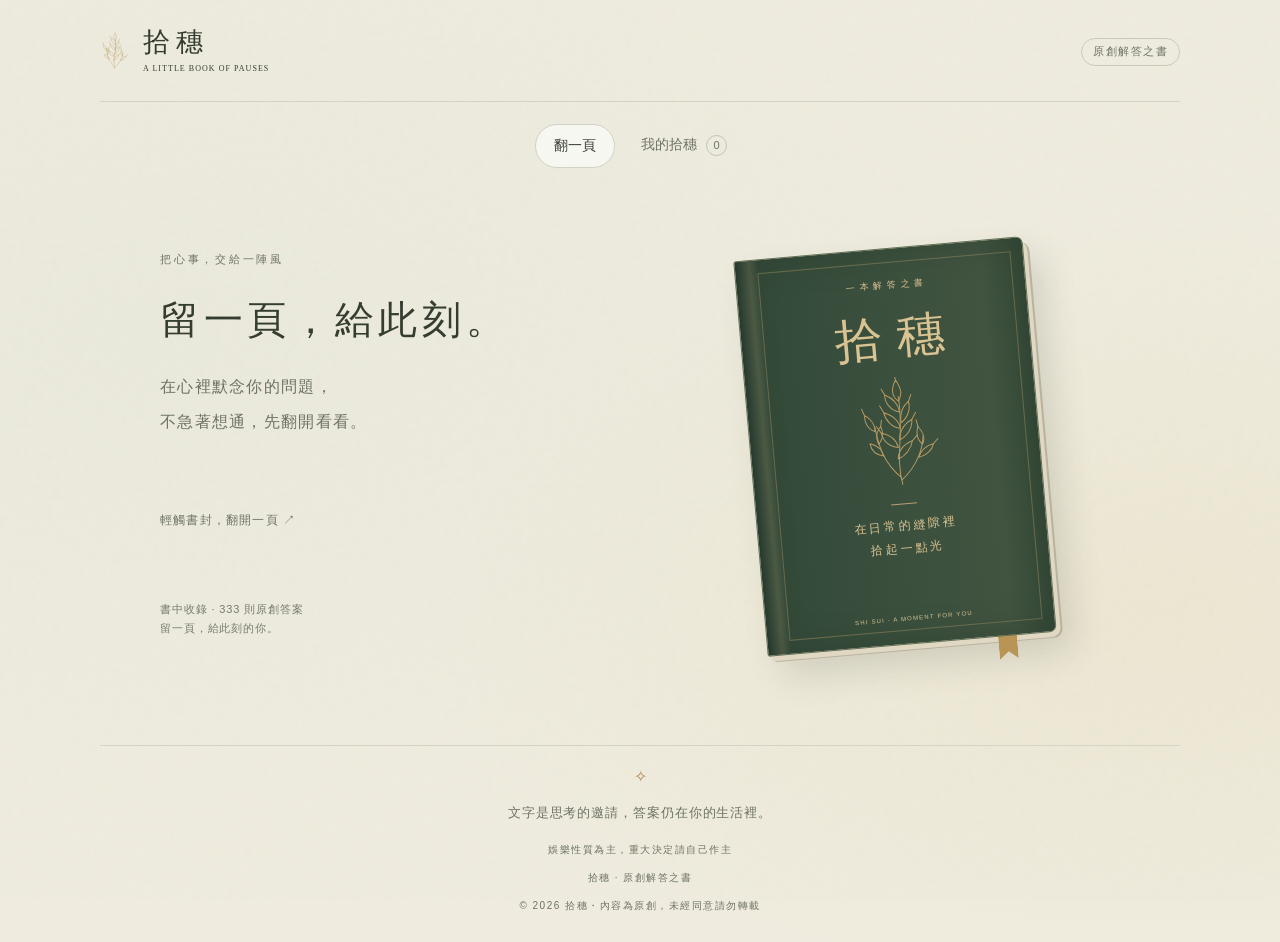
<file: index.html>
<!doctype html>
<html lang="zh-Hant-TW"><head><meta charset="utf-8"><meta name="viewport" content="width=device-width,initial-scale=1,viewport-fit=cover"><meta name="theme-color" content="#efecdf"><meta name="description" content="拾穗，一本留給此刻的解答之書。"><title>拾穗｜留一頁，給此刻</title><link rel="icon" href="wheat.svg" type="image/svg+xml"><link rel="stylesheet" href="style.css?v=1.0.0"><script defer src="engine.js"></script><script defer src="app.js?v=1.0.0"></script></head>
<body>
<header><a class="brand" href="#read" aria-label="拾穗首頁"><img src="wheat.svg" alt="" width="29" height="42"><span>拾穗<small>A LITTLE BOOK OF PAUSES</small></span></a><span class="edition">原創解答之書</span></header>
<nav aria-label="主要導覽"><a href="#read" id="nav-read" aria-current="page">翻一頁</a><a href="#saved" id="nav-saved">我的拾穗 <span id="saved-count">0</span></a></nav>
<main id="main">
<section id="read-view" aria-labelledby="intro-title">
<div class="intro"><span class="eyebrow">把心事，交給一陣風</span><h1 id="intro-title">留一頁，給此刻。</h1><p>在心裡默念你的問題，<br>不急著想通，先翻開看看。</p></div>
<div id="load-error" class="notice" role="alert" hidden><p id="error-text"></p><button id="retry" class="text-button">重新讀取答案</button></div>
<div class="book-stage">
<button id="book" class="book" aria-label="翻開拾穗，隨機閱讀一頁" disabled><span class="cover"><span class="book-top">一 本 解 答 之 書</span><span class="book-title">拾穗</span><img src="wheat.svg" class="cover-wheat" alt=""><span class="book-rule"></span><span class="book-sub">在日常的縫隙裡<br>拾起一點光</span><span class="book-bottom">SHI SUI · A MOMENT FOR YOU</span></span><span class="ribbon" aria-hidden="true"></span></button>
<article id="page" class="page" hidden aria-labelledby="answer"><div class="page-top"><span>拾穗 · 此刻的一頁</span><span id="page-number"></span></div><div class="answer-body"><img src="wheat.svg" alt="" class="page-wheat"><h2 id="answer" tabindex="-1"></h2><p class="whisper">先讀這一句，也留意心裡的回聲。</p></div><button id="expand" class="expand" aria-expanded="false" aria-controls="reflection">展開哲理 <span aria-hidden="true">＋</span></button><div id="reflection" class="reflection" hidden></div><div class="page-actions"><button id="favorite" class="save-button" aria-pressed="false">收藏這一頁</button><button id="again" class="primary">再次翻頁 <span aria-hidden="true">↗</span></button></div><span class="page-fold" aria-hidden="true"></span></article>
</div><p id="book-hint" class="hint">正在整理書頁…</p><p class="sample-label">書中收錄 · <span id="data-count">—</span> 則原創答案<br><small>留一頁，給此刻的你。</small></p>
</section>
<section id="saved-view" hidden aria-labelledby="saved-title"><div class="intro"><span class="eyebrow">那些想留下的話</span><h1 id="saved-title" tabindex="-1">我的拾穗</h1><p>有些句子，值得再讀一次。</p></div><p class="storage-note">收藏只存在這個瀏覽器；清除網站資料會使收藏遺失。<br>收藏會保留當時的文字，不隨答案庫更新而改寫。</p><div id="saved-list"></div></section>
</main>
<footer><span class="footer-grain" aria-hidden="true">✧</span><p>文字是思考的邀請，答案仍在你的生活裡。</p><small>娛樂性質為主，重大決定請自己作主</small><br><small>拾穗 · 原創解答之書</small><small id="usage" class="usage" hidden></small><small class="copyright">© 2026 拾穗・內容為原創，未經同意請勿轉載</small></footer>
<div id="status" class="toast" role="status" aria-live="polite"></div><noscript>請啟用 JavaScript，才能翻頁與使用本機收藏。</noscript>
<script data-goatcounter="https://imqingstone.goatcounter.com/count" async src="https://gc.zgo.at/count.js"></script>
</body></html>
</file>
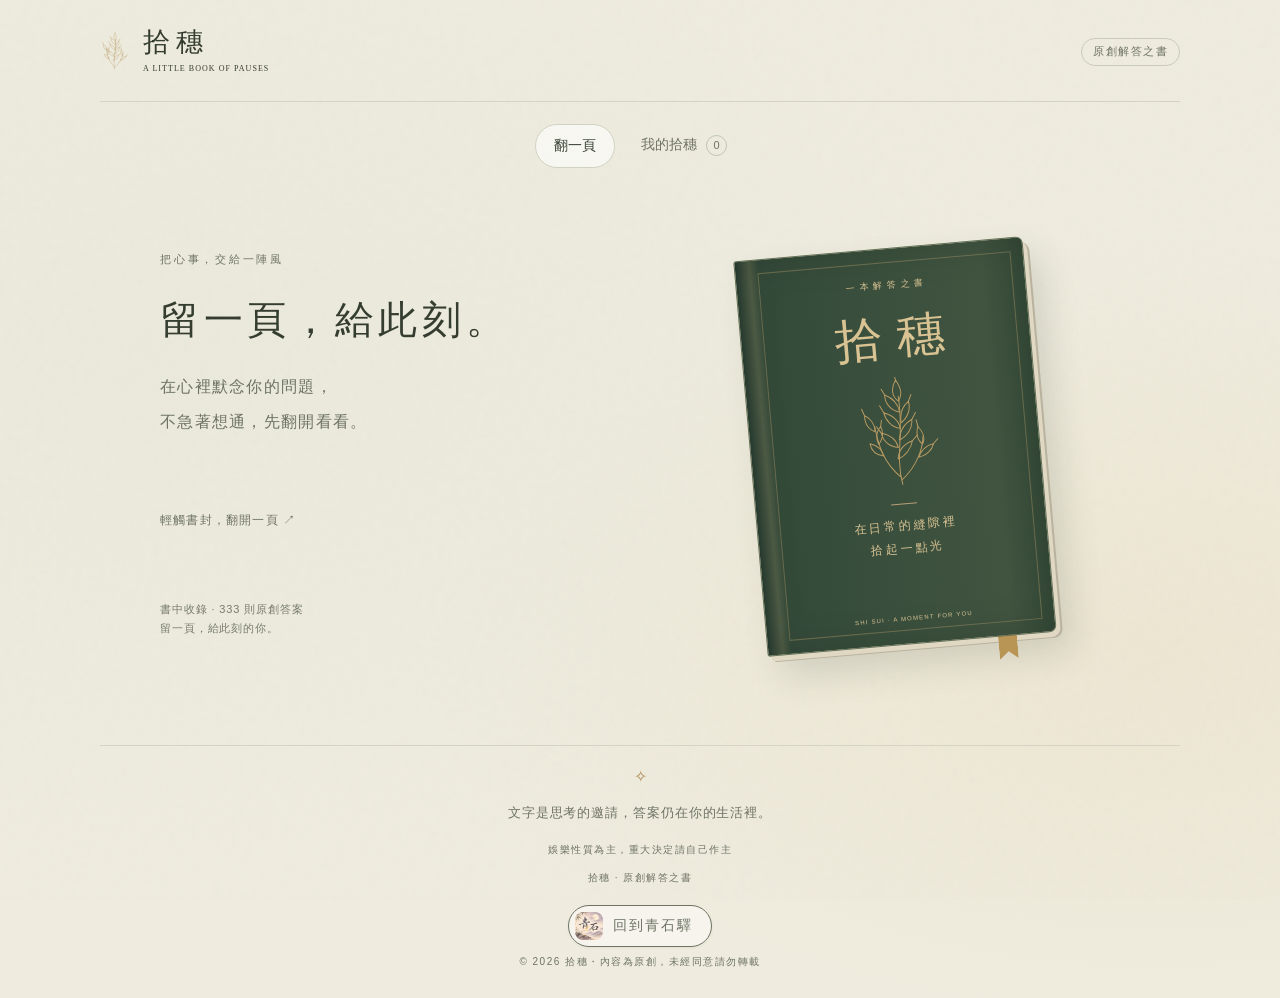
<file: docs/index.html>
<!doctype html>
<html lang="zh-Hant-TW"><head><meta charset="utf-8"><meta name="format-detection" content="telephone=no"><meta name="viewport" content="width=device-width,initial-scale=1,viewport-fit=cover"><meta name="theme-color" content="#efecdf"><meta name="description" content="拾穗，一本留給此刻的解答之書。"><title>拾穗｜留一頁，給此刻</title><link rel="icon" href="wheat.svg" type="image/svg+xml"><link rel="stylesheet" href="style.css?v=1.0.0"><script defer src="engine.js"></script><script defer src="app.js?v=1.0.0"></script><link rel="apple-touch-icon" href="apple-touch-icon.png"><meta name="apple-mobile-web-app-title" content="拾穗"></head>
<body>
<header><a class="brand" href="#read" aria-label="拾穗首頁"><img src="wheat.svg" alt="" width="29" height="42"><span>拾穗<small>A LITTLE BOOK OF PAUSES</small></span></a><span class="edition">原創解答之書</span></header>
<nav aria-label="主要導覽"><a href="#read" id="nav-read" aria-current="page">翻一頁</a><a href="#saved" id="nav-saved">我的拾穗 <span id="saved-count">0</span></a></nav>
<main id="main">
<section id="read-view" aria-labelledby="intro-title">
<div class="intro"><span class="eyebrow">把心事，交給一陣風</span><h1 id="intro-title">留一頁，給此刻。</h1><p>在心裡默念你的問題，<br>不急著想通，先翻開看看。</p></div>
<div id="load-error" class="notice" role="alert" hidden><p id="error-text"></p><button id="retry" class="text-button">重新讀取答案</button></div>
<div class="book-stage">
<button id="book" class="book" aria-label="翻開拾穗，隨機閱讀一頁" disabled><span class="cover"><span class="book-top">一 本 解 答 之 書</span><span class="book-title">拾穗</span><img src="wheat.svg" class="cover-wheat" alt=""><span class="book-rule"></span><span class="book-sub">在日常的縫隙裡<br>拾起一點光</span><span class="book-bottom">SHI SUI · A MOMENT FOR YOU</span></span><span class="ribbon" aria-hidden="true"></span></button>
<article id="page" class="page" hidden aria-labelledby="answer"><div class="page-top"><span>拾穗 · 此刻的一頁</span><span id="page-number"></span></div><div class="answer-body"><img src="wheat.svg" alt="" class="page-wheat"><h2 id="answer" tabindex="-1"></h2><p class="whisper">先讀這一句，也留意心裡的回聲。</p></div><button id="expand" class="expand" aria-expanded="false" aria-controls="reflection">展開哲理 <span aria-hidden="true">＋</span></button><div id="reflection" class="reflection" hidden></div><div class="page-actions"><button id="favorite" class="save-button" aria-pressed="false">收藏這一頁</button><button id="again" class="primary">再次翻頁 <span aria-hidden="true">↗</span></button></div><span class="page-fold" aria-hidden="true"></span></article>
</div><p id="book-hint" class="hint">正在整理書頁…</p><p class="sample-label">書中收錄 · <span id="data-count">—</span> 則原創答案<br><small>留一頁，給此刻的你。</small></p>
</section>
<section id="saved-view" hidden aria-labelledby="saved-title"><div class="intro"><span class="eyebrow">那些想留下的話</span><h1 id="saved-title" tabindex="-1">我的拾穗</h1><p>有些句子，值得再讀一次。</p></div><p class="storage-note">收藏只存在這個瀏覽器；清除網站資料會使收藏遺失。<br>收藏會保留當時的文字，不隨答案庫更新而改寫。</p><div id="saved-list"></div></section>
</main>
<footer><span class="footer-grain" aria-hidden="true">✧</span><p>文字是思考的邀請，答案仍在你的生活裡。</p><small>娛樂性質為主，重大決定請自己作主</small><br><small>拾穗 · 原創解答之書</small><small id="usage" class="usage" hidden></small><a class="home-link" href="https://imqingstone.github.io/"><img src="qingstone.png" alt="" width="28" height="28"><span>回到青石驛</span></a><small class="copyright">© 2026 拾穗・內容為原創，未經同意請勿轉載</small></footer>
<div id="status" class="toast" role="status" aria-live="polite"></div><noscript>請啟用 JavaScript，才能翻頁與使用本機收藏。</noscript>
<script data-goatcounter="https://imqingstone.goatcounter.com/count" async src="https://gc.zgo.at/count.js"></script>
</body></html>
</file>
<file: style.css>
:root{--paper:#efecdf;--ink:#343d30;--muted:#6e7364;--olive:#394a3b;--gold:#ab8951;--line:#d4d3c4;--white:#fbf9f1;color-scheme:light}*{box-sizing:border-box}body{margin:0;background:radial-gradient(ellipse at 12% 36%,#dfe4d550,transparent 55%),radial-gradient(ellipse at 90% 65%,#e6d7ad40,transparent 45%),var(--paper);color:var(--ink);font-family:-apple-system,BlinkMacSystemFont,"PingFang TC","Microsoft JhengHei",sans-serif;font-size:16px;line-height:1.8;-webkit-text-size-adjust:100%;min-height:100vh;min-height:100svh;padding:0 max(20px,env(safe-area-inset-right)) env(safe-area-inset-bottom) max(20px,env(safe-area-inset-left))}body:before{content:"";position:fixed;inset:0;pointer-events:none;opacity:.15;background-image:url("data:image/svg+xml,%3Csvg viewBox='0 0 180 180' xmlns='http://www.w3.org/2000/svg'%3E%3Cfilter id='n'%3E%3CfeTurbulence type='fractalNoise' baseFrequency='.65' numOctaves='3' stitchTiles='stitch'/%3E%3C/filter%3E%3Cpath fill='%236c654d' filter='url(%23n)' opacity='.2' d='M0 0h180v180H0z'/%3E%3C/svg%3E")}header{max-width:1080px;margin:auto;display:flex;justify-content:space-between;align-items:center;padding:25px 0 23px;border-bottom:1px solid var(--line);position:relative}.brand{display:flex;align-items:center;gap:14px;text-decoration:none;color:var(--ink)}.brand>span{font-family:"Songti TC","Noto Serif TC",serif;font-size:27px;letter-spacing:.23em;line-height:1.3}.brand small{display:block;font:8px/2.3 Georgia,serif;letter-spacing:.13em}.edition{font-size:11px;letter-spacing:.13em;color:var(--muted);border:1px solid #c9caba;padding:3px 11px;border-radius:20px}nav{display:flex;justify-content:center;gap:8px;margin:22px auto 0;position:relative}nav a{color:var(--muted);text-decoration:none;min-height:44px;padding:8px 18px;font-size:14px;border-radius:30px}nav a[aria-current="page"]{color:var(--ink);background:#fff9;border:1px solid #d0d2c4}#saved-count{font-size:11px;display:inline-grid;place-items:center;border:1px solid #bdc3b0;width:21px;height:21px;margin-left:5px;border-radius:50%}main{max-width:960px;margin:auto;position:relative}.intro{text-align:center;margin:40px 0 22px}.eyebrow{font-size:11px;letter-spacing:.25em;color:var(--muted)}h1{font-family:"Songti TC","Noto Serif TC",serif;font-size:clamp(29px,5vw,39px);font-weight:500;letter-spacing:.12em;margin:12px 0 14px}.intro p{font-size:14px;color:var(--muted);letter-spacing:.08em;margin:0}.book-stage{display:grid;place-items:center;perspective:1300px;padding:16px 0 22px;min-width:0}button{font:inherit;cursor:pointer;-webkit-tap-highlight-color:transparent;touch-action:manipulation}button:disabled{cursor:wait}button:focus-visible,a:focus-visible{outline:3px solid var(--gold);outline-offset:5px}.book{display:block;width:264px;height:360px;position:relative;border:0;padding:0;border-radius:3px 9px 9px 3px;background:#d7ceb6;box-shadow:4px 5px 0 #e0d8c3,6px 6px 0 #b8b29e,15px 20px 35px #343d3028;transform:rotate(-5deg);transition:transform .35s ease,box-shadow .35s ease;color:#d9c393;text-align:center;isolation:isolate}.cover{display:flex;align-items:center;flex-direction:column;height:100%;background:linear-gradient(90deg,#283d32 0%,#4f5d46 5%,#344a39 8%,#405440 85%,#354a38);border:1px solid #637158;border-radius:3px 7px 7px 3px;padding:24px 25px 19px 33px;box-shadow:inset 0 0 40px #0002;position:relative;z-index:1}.cover:after{content:"";position:absolute;inset:13px 12px 13px 22px;border:1px solid #b69e6b65;pointer-events:none}.book-top{font-size:9px;letter-spacing:.12em}.book-title{font-family:"Songti TC",serif;font-size:43px;font-weight:400;letter-spacing:.3em;padding-left:.3em;margin:9px 0 0;line-height:1.5}.cover-wheat{width:72px;height:98px;display:block;margin:3px auto 6px}.book-rule{width:26px;border-top:1px solid #b8a078;margin:5px auto 10px}.book-sub{font-family:"Songti TC",serif;font-size:12px;line-height:1.9;letter-spacing:.23em}.book-bottom{font-size:6px;letter-spacing:.2em;margin-top:auto;padding-top:10px}.ribbon{position:absolute;right:40px;top:98%;height:31px;width:19px;background:#b89455;clip-path:polygon(0 0,100% 0,100% 100%,50% 75%,0 100%);z-index:-1}.book:active{transform:rotate(-2deg) translateY(3px)}@media(hover:hover){.book:hover{transform:rotate(-2deg) translateY(-5px);box-shadow:4px 5px 0 #e0d8c3,6px 6px 0 #b8b29e,15px 26px 40px #343d3033}}.hint{text-align:center;color:var(--muted);font-size:12px;letter-spacing:.1em;margin:16px 0}.sample-label{text-align:center;font-size:11px;letter-spacing:.08em;color:#767b6c;margin-top:23px}.sample-label small{font-size:11px}footer{max-width:1080px;margin:40px auto 0;padding:17px 0 27px;border-top:1px solid var(--line);text-align:center;color:var(--muted);position:relative}footer p{font-family:"Songti TC",serif;font-size:13px;letter-spacing:.07em;margin:9px 0}footer small{font-size:10px;letter-spacing:.15em}.footer-grain{color:var(--gold)}.page{width:min(100%,540px);background:linear-gradient(90deg,#ddd8c44a,#fff9ed 5%,var(--white) 50%,#f1eddf);border:1px solid #d6cdb6;border-radius:3px 9px 9px 3px;padding:25px 30px 33px;box-shadow:3px 4px 0 #e8e2d0,5px 6px 0 #cfc8b5,8px 20px 35px #333b3014;position:relative;overflow-wrap:anywhere}.page-top{display:flex;justify-content:space-between;border-bottom:1px solid #dad3bf;padding-bottom:15px;font-size:10px;letter-spacing:.12em;color:#85806c}.page-wheat{height:58px;width:43px;opacity:.8}.answer-body{text-align:center;padding:25px 3px 12px}h2#answer{font-family:"Songti TC","Noto Serif TC",serif;font-weight:500;font-size:clamp(25px,5.4vw,33px);letter-spacing:.06em;line-height:1.7;margin:17px 0 24px;white-space:pre-wrap;outline:none}.whisper{font-size:11px;color:#7b7f70;margin-bottom:18px}.expand{display:flex;justify-content:space-between;width:100%;background:none;border:0;border-top:1px solid var(--line);border-bottom:1px solid var(--line);padding:13px 0;color:var(--ink);font-size:14px;min-height:48px}.expand span{color:var(--gold)}.reflection{font-family:"Songti TC",serif;font-size:17px;line-height:2.1;padding:21px 2px 8px;white-space:pre-wrap}.page-actions{display:flex;gap:10px;margin-top:24px}button.primary,.save-button,.text-button{min-height:46px;border-radius:5px;font-size:13px;padding:11px 17px;letter-spacing:.04em}.primary{background:var(--olive);color:#faf8ed;border:1px solid var(--olive)}.save-button{background:transparent;border:1px solid #bdc3ae;color:var(--ink);flex:1}.save-button[aria-pressed=true]{background:#e6eadc}.primary{flex:1}.primary:disabled{opacity:.6}.page-fold{position:absolute;right:0;top:0;border-top:19px solid #e5e0cf;border-left:19px solid transparent}.notice{border:1px solid #bbaa8c;background:#fff8e8;max-width:540px;margin:20px auto;padding:18px;text-align:center;font-size:14px}.text-button{color:var(--ink);background:#fff9;border:1px solid var(--line)}.storage-note{font-size:12px;color:var(--muted);text-align:center;margin:25px auto;max-width:540px}.saved-card{background:#f9f7ee;border:1px solid #d7d7c7;border-radius:5px;padding:20px 24px;margin-bottom:15px;overflow-wrap:anywhere}.saved-card h2{font-family:"Songti TC",serif;font-weight:500;font-size:22px;line-height:1.7;margin:8px 0}.saved-card p{font-family:"Songti TC",serif;margin:12px 0;white-space:pre-wrap}.saved-card small{font-size:11px;color:var(--muted)}.saved-card .row{display:flex;gap:12px;align-items:center;justify-content:space-between;margin-top:18px}.saved-card button{font-size:12px;padding:8px 10px;min-height:44px;background:transparent;border:1px solid #c3c8b7;border-radius:4px;color:var(--ink)}#saved-list{max-width:600px;margin:auto}.empty{text-align:center;border:1px dashed #c0c6b2;border-radius:7px;padding:35px 16px}.empty img{height:75px}.empty p{color:var(--muted);font-size:14px}.empty a{display:inline-block;color:var(--ink);padding:10px 18px;min-height:44px}.toast{position:fixed;bottom:max(20px,env(safe-area-inset-bottom));left:50%;transform:translateX(-50%);width:max-content;max-width:calc(100% - 32px);background:var(--ink);color:#fffdf4;border-radius:7px;box-shadow:0 4px 20px #0002;text-align:center;font-size:13px;z-index:20;padding:10px 18px;pointer-events:none}.toast:empty{display:none}[hidden]{display:none!important}.turning{animation:turn .46s ease both;pointer-events:none}@keyframes turn{0%{opacity:.4;transform:perspective(1200px) rotateY(-12deg) translateX(-8px)}100%{opacity:1;transform:perspective(1200px) rotateY(0) translateX(0)}}@media(min-width:850px){#read-view{display:grid;grid-template-columns:1fr 1fr;align-items:center;column-gap:60px;padding:55px 0 20px}.intro{text-align:left}#read-view .intro{grid-column:1;grid-row:1;margin:0 0 30px}#read-view .intro p{font-size:16px;line-height:2.2}#read-view .book-stage{grid-column:2;grid-row:1 / span 3;padding:25px 15px}.book{width:290px;height:397px}.cover{padding-top:28px}.cover-wheat{height:116px;width:85px}.book-title{font-size:48px}#book-hint{grid-column:1;text-align:left;margin:0}#read-view .sample-label{grid-column:1;text-align:left;margin-top:28px}#load-error{grid-column:1;grid-row:4}#saved-view .intro{text-align:center}footer{margin-top:55px}}@media(max-width:380px){body{padding-left:16px;padding-right:16px}.page{padding:20px}.edition{font-size:10px;padding:3px 8px}.brand small{font-size:7px}.book{width:245px;height:343px}.cover{padding-top:21px}.cover-wheat{height:88px}.intro{margin-top:30px}.page-actions{gap:8px}.page-actions button{padding:10px}}@media(prefers-reduced-motion:reduce){*,*:before,*:after{animation:none!important;transition:none!important}.book:hover{transform:rotate(-5deg)}}

.save-button{white-space:nowrap}
.usage{display:block;margin-top:6px;font-size:12px;letter-spacing:1px}.usage[hidden]{display:none}.copyright{display:block;margin-top:6px}
</file>
<file: docs/style.css>
:root{--paper:#efecdf;--ink:#343d30;--muted:#6e7364;--olive:#394a3b;--gold:#ab8951;--line:#d4d3c4;--white:#fbf9f1;color-scheme:light}*{box-sizing:border-box}body{margin:0;background:radial-gradient(ellipse at 12% 36%,#dfe4d550,transparent 55%),radial-gradient(ellipse at 90% 65%,#e6d7ad40,transparent 45%),var(--paper);color:var(--ink);font-family:-apple-system,BlinkMacSystemFont,"PingFang TC","Microsoft JhengHei",sans-serif;font-size:16px;line-height:1.8;-webkit-text-size-adjust:100%;min-height:100vh;min-height:100svh;padding:0 max(20px,env(safe-area-inset-right)) env(safe-area-inset-bottom) max(20px,env(safe-area-inset-left))}body:before{content:"";position:fixed;inset:0;pointer-events:none;opacity:.15;background-image:url("data:image/svg+xml,%3Csvg viewBox='0 0 180 180' xmlns='http://www.w3.org/2000/svg'%3E%3Cfilter id='n'%3E%3CfeTurbulence type='fractalNoise' baseFrequency='.65' numOctaves='3' stitchTiles='stitch'/%3E%3C/filter%3E%3Cpath fill='%236c654d' filter='url(%23n)' opacity='.2' d='M0 0h180v180H0z'/%3E%3C/svg%3E")}header{max-width:1080px;margin:auto;display:flex;justify-content:space-between;align-items:center;padding:25px 0 23px;border-bottom:1px solid var(--line);position:relative}.brand{display:flex;align-items:center;gap:14px;text-decoration:none;color:var(--ink)}.brand>span{font-family:"Songti TC","Noto Serif TC",serif;font-size:27px;letter-spacing:.23em;line-height:1.3}.brand small{display:block;font:8px/2.3 Georgia,serif;letter-spacing:.13em}.edition{font-size:11px;letter-spacing:.13em;color:var(--muted);border:1px solid #c9caba;padding:3px 11px;border-radius:20px}nav{display:flex;justify-content:center;gap:8px;margin:22px auto 0;position:relative}nav a{color:var(--muted);text-decoration:none;min-height:44px;padding:8px 18px;font-size:14px;border-radius:30px}nav a[aria-current="page"]{color:var(--ink);background:#fff9;border:1px solid #d0d2c4}#saved-count{font-size:11px;display:inline-grid;place-items:center;border:1px solid #bdc3b0;width:21px;height:21px;margin-left:5px;border-radius:50%}main{max-width:960px;margin:auto;position:relative}.intro{text-align:center;margin:40px 0 22px}.eyebrow{font-size:11px;letter-spacing:.25em;color:var(--muted)}h1{font-family:"Songti TC","Noto Serif TC",serif;font-size:clamp(29px,5vw,39px);font-weight:500;letter-spacing:.12em;margin:12px 0 14px}.intro p{font-size:14px;color:var(--muted);letter-spacing:.08em;margin:0}.book-stage{display:grid;place-items:center;perspective:1300px;padding:16px 0 22px;min-width:0}button{font:inherit;cursor:pointer;-webkit-tap-highlight-color:transparent;touch-action:manipulation}button:disabled{cursor:wait}button:focus-visible,a:focus-visible{outline:3px solid var(--gold);outline-offset:5px}.book{display:block;width:264px;height:360px;position:relative;border:0;padding:0;border-radius:3px 9px 9px 3px;background:#d7ceb6;box-shadow:4px 5px 0 #e0d8c3,6px 6px 0 #b8b29e,15px 20px 35px #343d3028;transform:rotate(-5deg);transition:transform .35s ease,box-shadow .35s ease;color:#d9c393;text-align:center;isolation:isolate}.cover{display:flex;align-items:center;flex-direction:column;height:100%;background:linear-gradient(90deg,#283d32 0%,#4f5d46 5%,#344a39 8%,#405440 85%,#354a38);border:1px solid #637158;border-radius:3px 7px 7px 3px;padding:24px 25px 19px 33px;box-shadow:inset 0 0 40px #0002;position:relative;z-index:1}.cover:after{content:"";position:absolute;inset:13px 12px 13px 22px;border:1px solid #b69e6b65;pointer-events:none}.book-top{font-size:9px;letter-spacing:.12em}.book-title{font-family:"Songti TC",serif;font-size:43px;font-weight:400;letter-spacing:.3em;padding-left:.3em;margin:9px 0 0;line-height:1.5}.cover-wheat{width:72px;height:98px;display:block;margin:3px auto 6px}.book-rule{width:26px;border-top:1px solid #b8a078;margin:5px auto 10px}.book-sub{font-family:"Songti TC",serif;font-size:12px;line-height:1.9;letter-spacing:.23em}.book-bottom{font-size:6px;letter-spacing:.2em;margin-top:auto;padding-top:10px}.ribbon{position:absolute;right:40px;top:98%;height:31px;width:19px;background:#b89455;clip-path:polygon(0 0,100% 0,100% 100%,50% 75%,0 100%);z-index:-1}.book:active{transform:rotate(-2deg) translateY(3px)}@media(hover:hover){.book:hover{transform:rotate(-2deg) translateY(-5px);box-shadow:4px 5px 0 #e0d8c3,6px 6px 0 #b8b29e,15px 26px 40px #343d3033}}.hint{text-align:center;color:var(--muted);font-size:12px;letter-spacing:.1em;margin:16px 0}.sample-label{text-align:center;font-size:11px;letter-spacing:.08em;color:#767b6c;margin-top:23px}.sample-label small{font-size:11px}footer{max-width:1080px;margin:40px auto 0;padding:17px 0 27px;border-top:1px solid var(--line);text-align:center;color:var(--muted);position:relative}footer p{font-family:"Songti TC",serif;font-size:13px;letter-spacing:.07em;margin:9px 0}footer small{font-size:10px;letter-spacing:.15em}.footer-grain{color:var(--gold)}.page{width:min(100%,540px);background:linear-gradient(90deg,#ddd8c44a,#fff9ed 5%,var(--white) 50%,#f1eddf);border:1px solid #d6cdb6;border-radius:3px 9px 9px 3px;padding:25px 30px 33px;box-shadow:3px 4px 0 #e8e2d0,5px 6px 0 #cfc8b5,8px 20px 35px #333b3014;position:relative;overflow-wrap:anywhere}.page-top{display:flex;justify-content:space-between;border-bottom:1px solid #dad3bf;padding-bottom:15px;font-size:10px;letter-spacing:.12em;color:#85806c}.page-wheat{height:58px;width:43px;opacity:.8}.answer-body{text-align:center;padding:25px 3px 12px}h2#answer{font-family:"Songti TC","Noto Serif TC",serif;font-weight:500;font-size:clamp(25px,5.4vw,33px);letter-spacing:.06em;line-height:1.7;margin:17px 0 24px;white-space:pre-wrap;outline:none}.whisper{font-size:11px;color:#7b7f70;margin-bottom:18px}.expand{display:flex;justify-content:space-between;width:100%;background:none;border:0;border-top:1px solid var(--line);border-bottom:1px solid var(--line);padding:13px 0;color:var(--ink);font-size:14px;min-height:48px}.expand span{color:var(--gold)}.reflection{font-family:"Songti TC",serif;font-size:17px;line-height:2.1;padding:21px 2px 8px;white-space:pre-wrap}.page-actions{display:flex;gap:10px;margin-top:24px}button.primary,.save-button,.text-button{min-height:46px;border-radius:5px;font-size:13px;padding:11px 17px;letter-spacing:.04em}.primary{background:var(--olive);color:#faf8ed;border:1px solid var(--olive)}.save-button{background:transparent;border:1px solid #bdc3ae;color:var(--ink);flex:1}.save-button[aria-pressed=true]{background:#e6eadc}.primary{flex:1}.primary:disabled{opacity:.6}.page-fold{position:absolute;right:0;top:0;border-top:19px solid #e5e0cf;border-left:19px solid transparent}.notice{border:1px solid #bbaa8c;background:#fff8e8;max-width:540px;margin:20px auto;padding:18px;text-align:center;font-size:14px}.text-button{color:var(--ink);background:#fff9;border:1px solid var(--line)}.storage-note{font-size:12px;color:var(--muted);text-align:center;margin:25px auto;max-width:540px}.saved-card{background:#f9f7ee;border:1px solid #d7d7c7;border-radius:5px;padding:20px 24px;margin-bottom:15px;overflow-wrap:anywhere}.saved-card h2{font-family:"Songti TC",serif;font-weight:500;font-size:22px;line-height:1.7;margin:8px 0}.saved-card p{font-family:"Songti TC",serif;margin:12px 0;white-space:pre-wrap}.saved-card small{font-size:11px;color:var(--muted)}.saved-card .row{display:flex;gap:12px;align-items:center;justify-content:space-between;margin-top:18px}.saved-card button{font-size:12px;padding:8px 10px;min-height:44px;background:transparent;border:1px solid #c3c8b7;border-radius:4px;color:var(--ink)}#saved-list{max-width:600px;margin:auto}.empty{text-align:center;border:1px dashed #c0c6b2;border-radius:7px;padding:35px 16px}.empty img{height:75px}.empty p{color:var(--muted);font-size:14px}.empty a{display:inline-block;color:var(--ink);padding:10px 18px;min-height:44px}.toast{position:fixed;bottom:max(20px,env(safe-area-inset-bottom));left:50%;transform:translateX(-50%);width:max-content;max-width:calc(100% - 32px);background:var(--ink);color:#fffdf4;border-radius:7px;box-shadow:0 4px 20px #0002;text-align:center;font-size:13px;z-index:20;padding:10px 18px;pointer-events:none}.toast:empty{display:none}[hidden]{display:none!important}.turning{animation:turn .46s ease both;pointer-events:none}@keyframes turn{0%{opacity:.4;transform:perspective(1200px) rotateY(-12deg) translateX(-8px)}100%{opacity:1;transform:perspective(1200px) rotateY(0) translateX(0)}}@media(min-width:850px){#read-view{display:grid;grid-template-columns:1fr 1fr;align-items:center;column-gap:60px;padding:55px 0 20px}.intro{text-align:left}#read-view .intro{grid-column:1;grid-row:1;margin:0 0 30px}#read-view .intro p{font-size:16px;line-height:2.2}#read-view .book-stage{grid-column:2;grid-row:1 / span 3;padding:25px 15px}.book{width:290px;height:397px}.cover{padding-top:28px}.cover-wheat{height:116px;width:85px}.book-title{font-size:48px}#book-hint{grid-column:1;text-align:left;margin:0}#read-view .sample-label{grid-column:1;text-align:left;margin-top:28px}#load-error{grid-column:1;grid-row:4}#saved-view .intro{text-align:center}footer{margin-top:55px}}@media(max-width:380px){body{padding-left:16px;padding-right:16px}.page{padding:20px}.edition{font-size:10px;padding:3px 8px}.brand small{font-size:7px}.book{width:245px;height:343px}.cover{padding-top:21px}.cover-wheat{height:88px}.intro{margin-top:30px}.page-actions{gap:8px}.page-actions button{padding:10px}}@media(prefers-reduced-motion:reduce){*,*:before,*:after{animation:none!important;transition:none!important}.book:hover{transform:rotate(-5deg)}}

.save-button{white-space:nowrap}
.usage{display:block;margin-top:6px;font-size:12px;letter-spacing:1px}.usage[hidden]{display:none}.copyright{display:block;margin-top:6px}
.home-link{display:flex;align-items:center;gap:10px;width:fit-content;margin:14px auto 6px;padding:6px 18px 6px 6px;border:1px solid currentColor;border-radius:999px;font-size:14px;letter-spacing:2px;line-height:1.4;color:inherit;text-decoration:none;background:rgba(255,255,255,.45);box-shadow:0 1px 3px rgba(0,0,0,.06);transition:transform .15s}
.home-link img{width:28px;height:28px;border-radius:8px;flex:none;display:block}
.home-link:hover{transform:translateY(-1px)}
@media(prefers-reduced-motion:reduce){.home-link{transition:none}.home-link:hover{transform:none}}
</file>
